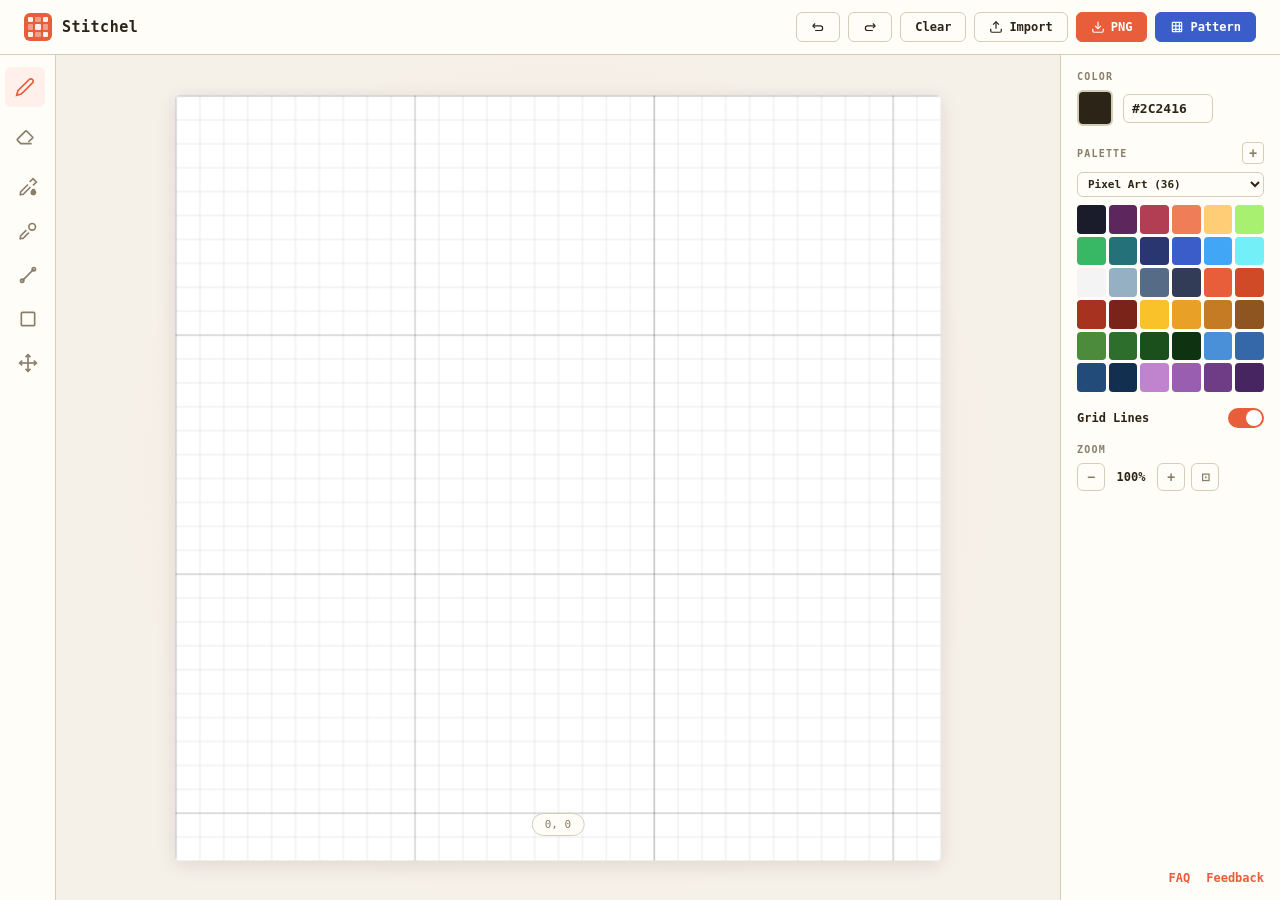
<file: index.html>
<!DOCTYPE html>
<html lang="en">
<head>
<meta charset="UTF-8">
<meta name="viewport" content="width=device-width, initial-scale=1.0">
<title>Stitchel</title>
<meta name="description" content="Turn any photo into a printable cross stitch or pixel art pattern. Import an image, auto-map colors to DMC floss, track your stitching progress, and export a PDF chart. Free, no signup, works in your browser.">
<meta name="keywords" content="cross stitch pattern maker, photo to cross stitch, image to pattern, DMC floss converter, pixel art maker, free cross stitch generator">
<meta name="google-site-verification" content="VERUnyyRQrPwg0QoD8r3z0MfVWpDPePiM0_RYKHefzI" />
<link rel="canonical" href="https://stitchel.github.io/Stitchel/">

<!-- Social sharing (link previews on Reddit/X/Facebook) -->
<meta property="og:title" content="Stitchel — Free Photo to Cross Stitch Pattern Maker">
<meta property="og:description" content="Turn any photo into a printable cross stitch pattern mapped to DMC floss. Free, no signup, in-browser.">
<meta property="og:type" content="website">
<meta property="og:url" content="https://stitchel.github.io/Stitchel/">
<meta property="og:image" content="https://stitchel.github.io/Stitchel/preview.png">
<meta name="twitter:card" content="summary_large_image">

<script>
(function() {
  var ua = navigator.userAgent || '';
  var isPhoneUa = /Mobi|iPhone|iPod|Android.*Mobile|Windows Phone/i.test(ua);
  var isNarrowPhone = window.innerWidth <= 768 && window.innerHeight <= 1024;
  if (isPhoneUa || (window.matchMedia('(pointer: coarse)').matches && isNarrowPhone && navigator.maxTouchPoints > 1 && !/iPad|Tablet/i.test(ua))) {
    location.replace('mobile.html' + location.search + location.hash);
  }
})();
</script>
<link rel="icon" href="favicon.svg" type="image/svg+xml">
<link rel="shortcut icon" href="favicon.svg" type="image/svg+xml">
<link rel="stylesheet" href="css/styles.css?v=16">
<!-- Cloudflare Web Analytics --><script type='module' src='https://static.cloudflareinsights.com/beacon.min.js' data-cf-beacon='{"token": "4c5838511daa4ce89d2e8e75bbe4fe32"}'></script><!-- End Cloudflare Web Analytics -->
</head>
<body>
<header>
  <div class="logo">
    <div class="logo-icon"><span></span><span></span><span></span><span></span><span></span><span></span><span></span><span></span><span></span></div>
    Stitchel
  </div>
  <div class="header-actions">
    <button class="btn" id="undoBtn" title="Undo">
      <svg viewBox="0 0 24 24" fill="none" stroke="currentColor" stroke-width="2"><path d="M3 10h13a4 4 0 0 1 0 8H7"/><path d="M3 10l4-4M3 10l4 4"/></svg>
    </button>
    <button class="btn" id="redoBtn" title="Redo">
      <svg viewBox="0 0 24 24" fill="none" stroke="currentColor" stroke-width="2"><path d="M21 10H8a4 4 0 0 0 0 8h9"/><path d="M21 10l-4-4M21 10l-4 4"/></svg>
    </button>
    <button class="btn" id="clearBtn">Clear</button>
    <button class="btn" id="importBtn">
      <svg viewBox="0 0 24 24" fill="none" stroke="currentColor" stroke-width="2"><path d="M21 15v4a2 2 0 0 1-2 2H5a2 2 0 0 1-2-2v-4"/><polyline points="17 8 12 3 7 8"/><line x1="12" y1="3" x2="12" y2="15"/></svg>
      Import
    </button>
    <input type="file" id="importFile" accept="image/*,.heic,.heif">
    <button class="btn btn-accent" id="exportBtn">
      <svg viewBox="0 0 24 24" fill="none" stroke="currentColor" stroke-width="2"><path d="M21 15v4a2 2 0 0 1-2 2H5a2 2 0 0 1-2-2v-4"/><polyline points="7 10 12 15 17 10"/><line x1="12" y1="15" x2="12" y2="3"/></svg>
      PNG
    </button>
    <button class="btn btn-accent" id="exportPatternBtn" style="background:#3b5dc9;border-color:#3b5dc9">
      <svg viewBox="0 0 24 24" fill="none" stroke="currentColor" stroke-width="2"><rect x="4" y="4" width="16" height="16" rx="1"/><line x1="4" y1="10" x2="20" y2="10"/><line x1="4" y1="16" x2="20" y2="16"/><line x1="10" y1="4" x2="10" y2="20"/><line x1="16" y1="4" x2="16" y2="20"/></svg>
      Pattern
    </button>
    <button class="btn pattern-mode-action" id="exitPatternBtn" style="display:none">Back to editor</button>
    <button class="btn btn-accent pattern-mode-action" id="savePatternBtn" style="display:none;background:#3b5dc9;border-color:#3b5dc9">Save as PDF</button>
  </div>
</header>

<div class="main-layout">
  <div class="toolbar" id="toolbar">
    <div class="tool-menu-wrap">
      <button class="tool-btn active" data-tool="pencil">
        <svg viewBox="0 0 24 24" fill="none" stroke="currentColor" stroke-width="2"><path d="M17 3a2.828 2.828 0 1 1 4 4L7.5 20.5 2 22l1.5-5.5L17 3z"/></svg>
        <span class="tooltip">Pencil <span class="shortcut-hint">B</span></span>
      </button>
      <div class="brush-size-menu" aria-label="Pencil size">
        <button class="brush-size-btn active" data-size="1" data-brush-tool="pencil" title="1 pixel"><span class="brush-dot" style="width:4px;height:4px"></span></button>
        <button class="brush-size-btn" data-size="2" data-brush-tool="pencil" title="2 pixels"><span class="brush-dot" style="width:8px;height:8px"></span></button>
        <button class="brush-size-btn" data-size="3" data-brush-tool="pencil" title="3 pixels"><span class="brush-dot" style="width:12px;height:12px"></span></button>
        <button class="brush-size-btn" data-size="4" data-brush-tool="pencil" title="4 pixels"><span class="brush-dot" style="width:16px;height:16px"></span></button>
      </div>
    </div>
    <div class="tool-menu-wrap">
      <button class="tool-btn" data-tool="eraser">
        <svg viewBox="0 0 24 24" fill="none" stroke="currentColor" stroke-width="2"><path d="M20 20H7L3 16a1 1 0 0 1 0-1.4l9.6-9.6a1 1 0 0 1 1.4 0l7 7a1 1 0 0 1 0 1.4L16 18"/></svg>
        <span class="tooltip">Eraser <span class="shortcut-hint">E</span></span>
      </button>
      <div class="brush-size-menu" aria-label="Eraser size">
        <button class="brush-size-btn active" data-size="1" data-brush-tool="eraser" title="1 pixel"><span class="brush-dot" style="width:4px;height:4px"></span></button>
        <button class="brush-size-btn" data-size="2" data-brush-tool="eraser" title="2 pixels"><span class="brush-dot" style="width:8px;height:8px"></span></button>
        <button class="brush-size-btn" data-size="3" data-brush-tool="eraser" title="3 pixels"><span class="brush-dot" style="width:12px;height:12px"></span></button>
        <button class="brush-size-btn" data-size="4" data-brush-tool="eraser" title="4 pixels"><span class="brush-dot" style="width:16px;height:16px"></span></button>
      </div>
    </div>
    <button class="tool-btn" data-tool="fill">
      <svg viewBox="0 0 24 24" fill="none" stroke="currentColor" stroke-width="2"><path d="M2 22l1-1h3l9-9"/><path d="M3 21v-3l9-9"/><path d="M14 6l4-4 4 4-4 4"/><path d="M19 15c1 1 2 2 2 3.5a2.5 2.5 0 0 1-5 0c0-1.5 1-2.5 2-3.5z" fill="currentColor"/></svg>
      <span class="tooltip">Fill <span class="shortcut-hint">G</span></span>
    </button>
    <button class="tool-btn" data-tool="eyedropper">
      <svg viewBox="0 0 24 24" fill="none" stroke="currentColor" stroke-width="2"><path d="M2 22l1-1h3l7-7"/><path d="M3 21v-3l7-7"/><circle cx="17" cy="7" r="4"/></svg>
      <span class="tooltip">Eyedropper <span class="shortcut-hint">I</span></span>
    </button>
    <button class="tool-btn" data-tool="line">
      <svg viewBox="0 0 24 24" fill="none" stroke="currentColor" stroke-width="2"><line x1="5" y1="19" x2="19" y2="5"/><circle cx="5" cy="19" r="2"/><circle cx="19" cy="5" r="2"/></svg>
      <span class="tooltip">Line <span class="shortcut-hint">L</span></span>
    </button>
    <button class="tool-btn" data-tool="rect">
      <svg viewBox="0 0 24 24" fill="none" stroke="currentColor" stroke-width="2"><rect x="4" y="4" width="16" height="16" rx="1"/></svg>
      <span class="tooltip">Rectangle <span class="shortcut-hint">R</span></span>
    </button>
    <button class="tool-btn" data-tool="move">
      <svg viewBox="0 0 24 24" fill="none" stroke="currentColor" stroke-width="2"><polyline points="5 9 2 12 5 15"/><polyline points="9 5 12 2 15 5"/><polyline points="15 19 12 22 9 19"/><polyline points="19 9 22 12 19 15"/><line x1="2" y1="12" x2="22" y2="12"/><line x1="12" y1="2" x2="12" y2="22"/></svg>
      <span class="tooltip">Move <span class="shortcut-hint">M</span></span>
    </button>
  </div>

  <div class="canvas-area" id="canvasArea">
    <div class="canvas-wrapper" id="canvasWrapper">
      <canvas id="pixelCanvas"></canvas>
    </div>
    <div class="coords-bar" id="coordsBar">0, 0</div>
  </div>

  <div class="sidebar">
    <div class="panel">
      <div class="panel-title">Color</div>
      <div class="color-current">
        <div class="color-preview" id="colorPreview">
          <div class="color-preview-fg" id="colorPreviewFg"></div>
          <input type="color" id="colorInput" value="#2C2416">
        </div>
        <input type="text" class="color-hex" id="colorHex" value="#2C2416" maxlength="7">
      </div>
    </div>

    <div class="panel">
      <div class="palette-header">
        <div class="panel-title">Palette</div>
        <div class="palette-actions">
          <button class="palette-action-btn" id="editPaletteBtn" title="Edit palette" style="display:none;font-size:12px">&#9998;</button>
          <button class="palette-action-btn" id="addPaletteBtn" title="New custom palette">+</button>
          <button class="palette-action-btn danger" id="delPaletteBtn" title="Delete palette" style="display:none">×</button>
        </div>
      </div>
      <select class="palette-select" id="paletteSelect">
        <option value="default">Pixel Art (36)</option>
        <option value="dmc">DMC Thread (48)</option>
      </select>
      <div class="palette-grid" id="paletteGrid"></div>
    </div>

    <div class="panel">
      <div class="toggle-row">
        <span>Grid Lines</span>
        <button class="toggle on" id="gridToggle"></button>
      </div>
    </div>

    <div class="panel">
      <div class="panel-title">Zoom</div>
      <div class="zoom-controls">
        <button class="zoom-btn" id="zoomOut">−</button>
        <span class="zoom-label" id="zoomLabel">100%</span>
        <button class="zoom-btn" id="zoomIn">+</button>
        <button class="zoom-btn" id="zoomFit" title="Fit" style="font-size:11px">⊡</button>
      </div>
    </div>

    <div class="panel" id="stitchPanel" style="display:none">
      <div class="palette-header">
        <div class="panel-title">Stitch Tracker</div>
        <div class="stitch-progress" id="stitchProgress">0/0</div>
      </div>
      <div class="stitch-tracker" id="stitchTracker"></div>
    </div>
    <div class="sidebar-links">
      <a class="feedback-link" href="faq.html">FAQ</a>
      <a class="feedback-link" id="feedbackBtn" href="https://forms.gle/QWTj73jkuHEevi5r8" target="_blank" rel="noopener noreferrer">Feedback</a>
    </div>
  </div>
</div>

<div class="import-modal-overlay" id="paletteOverlay">
  <div class="import-modal">
    <h3 id="paletteModalTitle">Own Palette</h3>
    <div class="custom-palette-editor">
      <input type="text" class="custom-palette-name" id="customPaletteName" placeholder="Own palette" maxlength="30">
      <div class="import-option" style="margin-bottom:2px">
        <span>Add by</span>
        <select id="colorMode" style="font-family:inherit;font-size:11px;font-weight:600;padding:3px 6px;border:1px solid var(--border);border-radius:var(--radius-sm);background:var(--surface);color:var(--text);">
          <option value="dmc">DMC Number</option>
          <option value="hex">Hex Color</option>
        </select>
      </div>
      <div class="custom-color-row" id="dmcInputRow">
        <input type="text" class="custom-color-hex" id="dmcNumberInput" placeholder="DMC Number" maxlength="10" style="width:110px">
        <div id="dmcPreviewSwatch" style="width:28px;height:28px;border-radius:4px;border:2px solid var(--border);background:#ccc;flex-shrink:0"></div>
        <button class="btn" id="addDmcBtn" style="padding:5px 10px;font-size:11px">Add</button>
      </div>
      <div class="custom-color-row" id="hexInputRow" style="display:none">
        <input type="color" class="custom-color-input" id="customColorPicker" value="#E85D3A">
        <input type="text" class="custom-color-hex" id="customColorHex" value="#E85D3A" maxlength="7">
        <button class="btn" id="addColorBtn" style="padding:5px 10px;font-size:11px">Add</button>
      </div>
      <div class="custom-palette-swatches" id="customSwatches">
        <span class="custom-empty-msg">Add DMC numbers to build your palette</span>
      </div>
    </div>
    <div class="import-actions">
      <button class="btn" id="paletteCancel">Cancel</button>
      <button class="btn btn-accent" id="paletteSave">Save Palette</button>
    </div>
  </div>
</div>

<div class="import-modal-overlay" id="importOverlay">
  <div class="import-modal">
    <h3>Import Image</h3>
    <div class="import-preview-wrap">
      <canvas id="importPreview"></canvas>
    </div>
    <div class="import-option">
      <span>Snap to palette</span>
      <button class="toggle on" id="snapToggle"></button>
    </div>
    <div class="import-option">
      <span>Keep original ratio</span>
      <button class="toggle" id="ratioToggle"></button>
    </div>
    <div class="import-option import-size-option">
      <span class="import-size-label"><span id="importSizeLabel">Image size</span> <span class="import-size-count" id="importSizeCount">32 × 32</span></span>
      <div class="import-size-control">
        <input type="range" class="grid-slider import-size-slider" id="importSize" min="16" max="600" step="1" value="32" aria-label="Import canvas size">
        <input type="number" id="importSizeValue" min="16" max="600" step="1" value="32" aria-label="Import canvas size value">
      </div>
    </div>
    <div class="import-actions">
      <button class="btn" id="importCancel">Cancel</button>
      <button class="btn btn-accent" id="importConfirm">Pixelate</button>
    </div>
  </div>
</div>

<script src="js/palettes.js"></script>
<script src="js/app.js?v=22"></script>
</body>
</html>
</file>
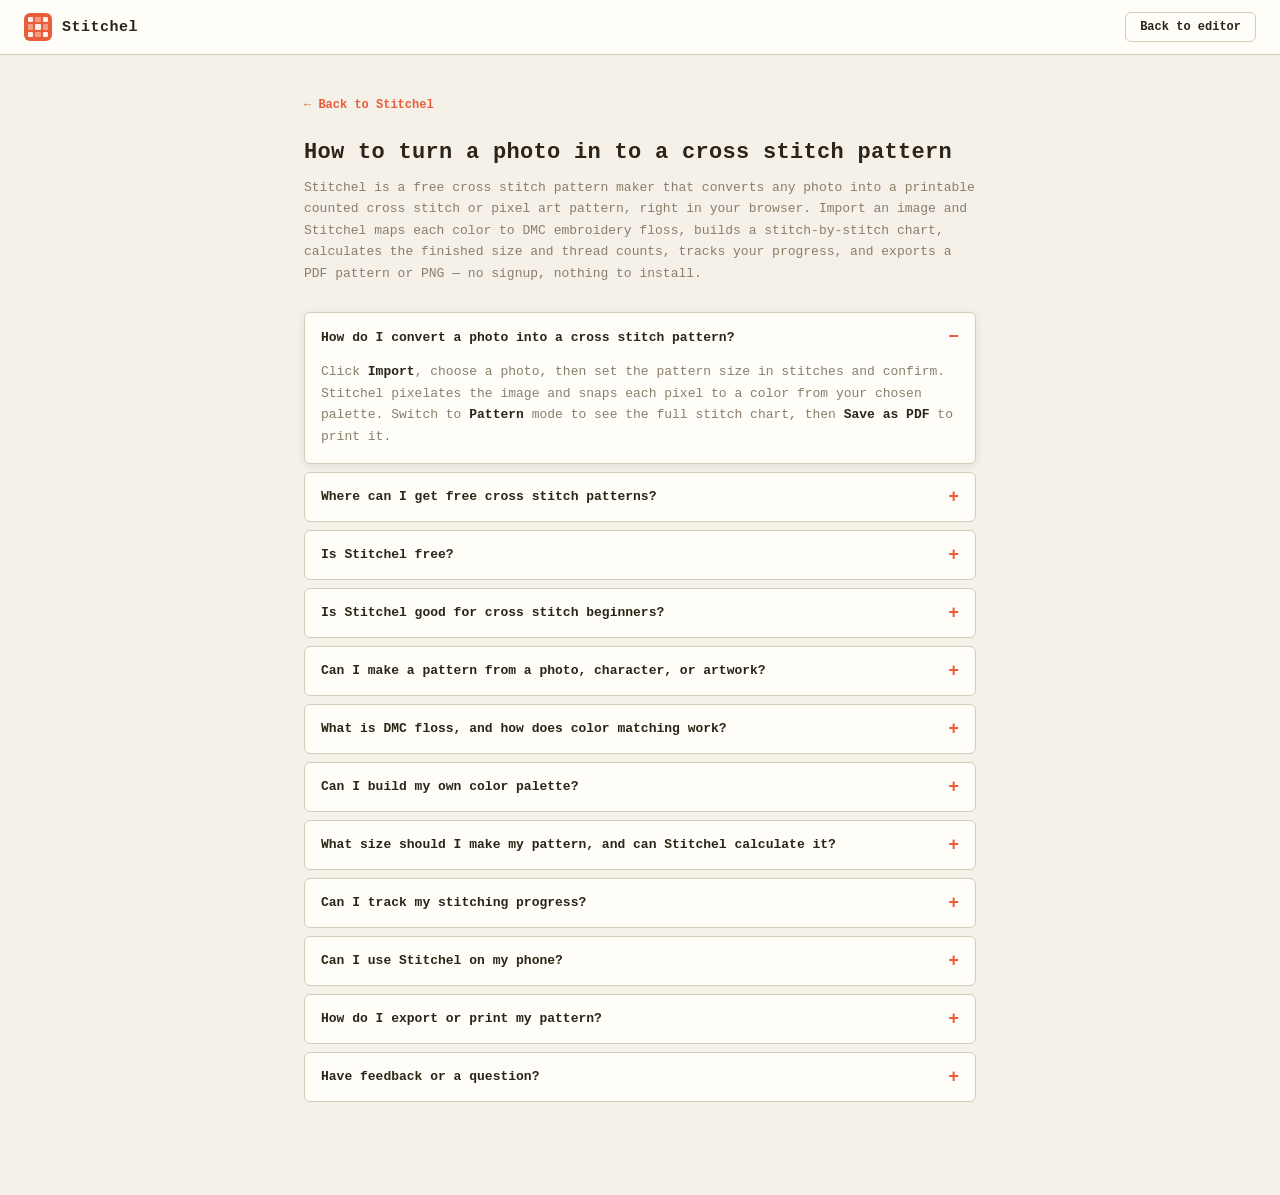
<file: faq.html>
<!DOCTYPE html>
<html lang="en">
<head>
<meta charset="UTF-8">
<meta name="viewport" content="width=device-width, initial-scale=1.0">
<title>Stitchel FAQ — Free Cross Stitch Pattern Maker: Photo to Pattern</title>
<meta name="description" content="Frequently asked questions about Stitchel, the free cross stitch pattern maker that turns any photo into a printable counted cross stitch or pixel art pattern mapped to DMC floss. Great for beginners. Learn how to import, size, and export your pattern.">
<link rel="canonical" href="https://stitchel.github.io/Stitchel/faq.html">
<meta property="og:title" content="Stitchel FAQ — Free Photo to Cross Stitch Pattern Maker">
<meta property="og:description" content="How to turn a photo into a free printable cross stitch pattern with Stitchel. No signup, in-browser, beginner-friendly, DMC floss matching.">
<meta property="og:type" content="website">
<meta property="og:url" content="https://stitchel.github.io/Stitchel/faq.html">
<link rel="icon" href="favicon.svg" type="image/svg+xml">
<link rel="stylesheet" href="css/styles.css?v=16">
<style>
  /* Page-specific: FAQ is a normal scrolling document, not the full-viewport app */
  body { height: auto; min-height: 100vh; overflow: auto; }
  .faq-wrap { max-width: 720px; margin: 0 auto; padding: 40px 24px 72px; }
  .faq-back { display: inline-flex; align-items: center; gap: 6px; color: var(--accent); text-decoration: none; font-size: 12px; font-weight: 700; margin-bottom: 28px; }
  .faq-back:hover { color: var(--accent-hover); }
  .header-actions .btn { text-decoration: none; }
  .faq-title { font-size: 22px; font-weight: 700; color: var(--text); margin-bottom: 12px; letter-spacing: 0.3px; }
  .faq-intro { color: var(--text-muted); line-height: 1.65; font-size: 13px; margin-bottom: 28px; }
  .faq-item { border: 1px solid var(--border); border-radius: var(--radius-sm); background: var(--surface); margin-bottom: 8px; overflow: hidden; }
  .faq-item summary { cursor: pointer; padding: 14px 16px; font-size: 13px; font-weight: 700; color: var(--text); list-style: none; display: flex; justify-content: space-between; align-items: center; gap: 12px; }
  .faq-item summary::-webkit-details-marker { display: none; }
  .faq-item summary::after { content: "+"; color: var(--accent); font-size: 18px; font-weight: 700; flex-shrink: 0; }
  .faq-item[open] summary::after { content: "−"; }
  .faq-item[open] { box-shadow: var(--shadow); }
  .faq-answer { padding: 0 16px 16px; color: var(--text-muted); line-height: 1.65; font-size: 13px; }
  .faq-answer strong { color: var(--text); font-weight: 700; }
</style>
</head>
<body>
<header>
  <div class="logo">
    <div class="logo-icon"><span></span><span></span><span></span><span></span><span></span><span></span><span></span><span></span><span></span></div>
    Stitchel
  </div>
  <div class="header-actions">
    <a class="btn" href="index.html">Back to editor</a>
  </div>
</header>

<main class="faq-wrap">
  <a class="faq-back" href="index.html">← Back to Stitchel</a>
  <h1 class="faq-title">How to turn a photo in to a cross stitch pattern</h1>
  <p class="faq-intro">
    Stitchel is a free cross stitch pattern maker that converts any photo into a printable
    counted cross stitch or pixel art pattern, right in your browser. Import an image and
    Stitchel maps each color to DMC embroidery floss, builds a stitch-by-stitch chart,
    calculates the finished size and thread counts, tracks your progress, and exports a PDF
    pattern or PNG — no signup, nothing to install.
  </p>

  <details class="faq-item" open>
    <summary>How do I convert a photo into a cross stitch pattern?</summary>
    <div class="faq-answer">
      Click <strong>Import</strong>, choose a photo, then set the pattern size in stitches
      and confirm. Stitchel pixelates the image and snaps each pixel to a color from your
      chosen palette. Switch to <strong>Pattern</strong> mode to see the full stitch chart,
      then <strong>Save as PDF</strong> to print it.
    </div>
  </details>

  <details class="faq-item">
    <summary>Where can I get free cross stitch patterns?</summary>
    <div class="faq-answer">
      Make your own for free. Instead of hunting for free cross stitch patterns online,
      turn any photo you already have into a printable pattern with Stitchel — no purchase,
      no subscription, and no signup. Every pattern you create is free to download as a PDF
      or PNG.
    </div>
  </details>

  <details class="faq-item">
    <summary>Is Stitchel free?</summary>
    <div class="faq-answer">
      Yes. Stitchel is completely free with no account or signup required. It runs entirely
      in your browser, so your photos never leave your device.
    </div>
  </details>

  <details class="faq-item">
    <summary>Is Stitchel good for cross stitch beginners?</summary>
    <div class="faq-answer">
      Yes. Stitchel is a beginner-friendly way to start counted cross stitch. Begin with a
      small pattern (around 32×32) so it stitches up quickly, use the <strong>DMC Thread</strong>
      palette to get exact floss numbers to buy, and let the built-in
      <strong>Stitch Tracker</strong> keep your place as you learn.
    </div>
  </details>

  <details class="faq-item">
    <summary>Can I make a pattern from a photo, character, or artwork?</summary>
    <div class="faq-answer">
      Yes. Stitchel turns any image into a pattern — a personal photo, a pet, a favorite
      character, or your own artwork. Import the image, pick a size, and Stitchel builds the
      chart automatically. Please only stitch copyrighted characters for your own personal
      use.
    </div>
  </details>

  <details class="faq-item">
    <summary>What is DMC floss, and how does color matching work?</summary>
    <div class="faq-answer">
      DMC is the most widely used brand of cross stitch embroidery thread, with each shade
      identified by a number. Pick the <strong>DMC Thread</strong> palette and Stitchel
      matches every color in your image to the closest real DMC floss number, so you can buy
      the exact threads your pattern needs.
    </div>
  </details>

  <details class="faq-item">
    <summary>Can I build my own color palette?</summary>
    <div class="faq-answer">
      Yes. Click the <strong>+</strong> next to the palette selector to create a custom
      palette. Add colors by DMC number or hex code, name the palette, and reuse it across
      projects.
    </div>
  </details>

  <details class="faq-item">
    <summary>What size should I make my pattern, and can Stitchel calculate it?</summary>
    <div class="faq-answer">
      Size is measured in stitches. Smaller patterns (around 32×32) stitch up quickly and
      suit simple images; larger patterns (100×100 or more) capture more detail but take
      longer. You can set any size between 16 and 600 stitches on import, and Stitchel acts
      as a cross stitch calculator — it works out the finished dimensions and the thread
      count you'll need for each color.
    </div>
  </details>

  <details class="faq-item">
    <summary>Can I track my stitching progress?</summary>
    <div class="faq-answer">
      Yes. In Pattern mode, the built-in <strong>Stitch Tracker</strong> lets you mark
      stitches complete and shows how many remain, so you can pick up where you left off.
    </div>
  </details>

  <details class="faq-item">
    <summary>Can I use Stitchel on my phone?</summary>
    <div class="faq-answer">
      Yes — Stitchel works on mobile for importing a photo and previewing your pattern.
      For the full editor with drawing tools, a computer works best.
    </div>
  </details>

  <details class="faq-item">
    <summary>How do I export or print my pattern?</summary>
    <div class="faq-answer">
      Use <strong>Pattern</strong> then <strong>Save as PDF</strong> for a printable chart
      with a color-to-DMC key, or <strong>PNG</strong> to export the pixel art as an image.
    </div>
  </details>

  <details class="faq-item">
  <summary>Have feedback or a question?</summary>
  <div class="faq-answer">
    We'd love to hear it. Whether you've found a bug, want to request a feature, or
    just have a question about how something works, send it our way through the
    <strong><a href="https://docs.google.com/forms/d/e/1FAIpQLSe4hf3BldM_hMr7b-TSUjwblDpYzKGfjF9lZdkdd1wYcKbIjg/viewform?usp=send_form" target="_blank" rel="noopener noreferrer">feedback form</a></strong>.
    It's the fastest way to reach us.
  </div>
</details>


</main>
</body>
</html>
</file>
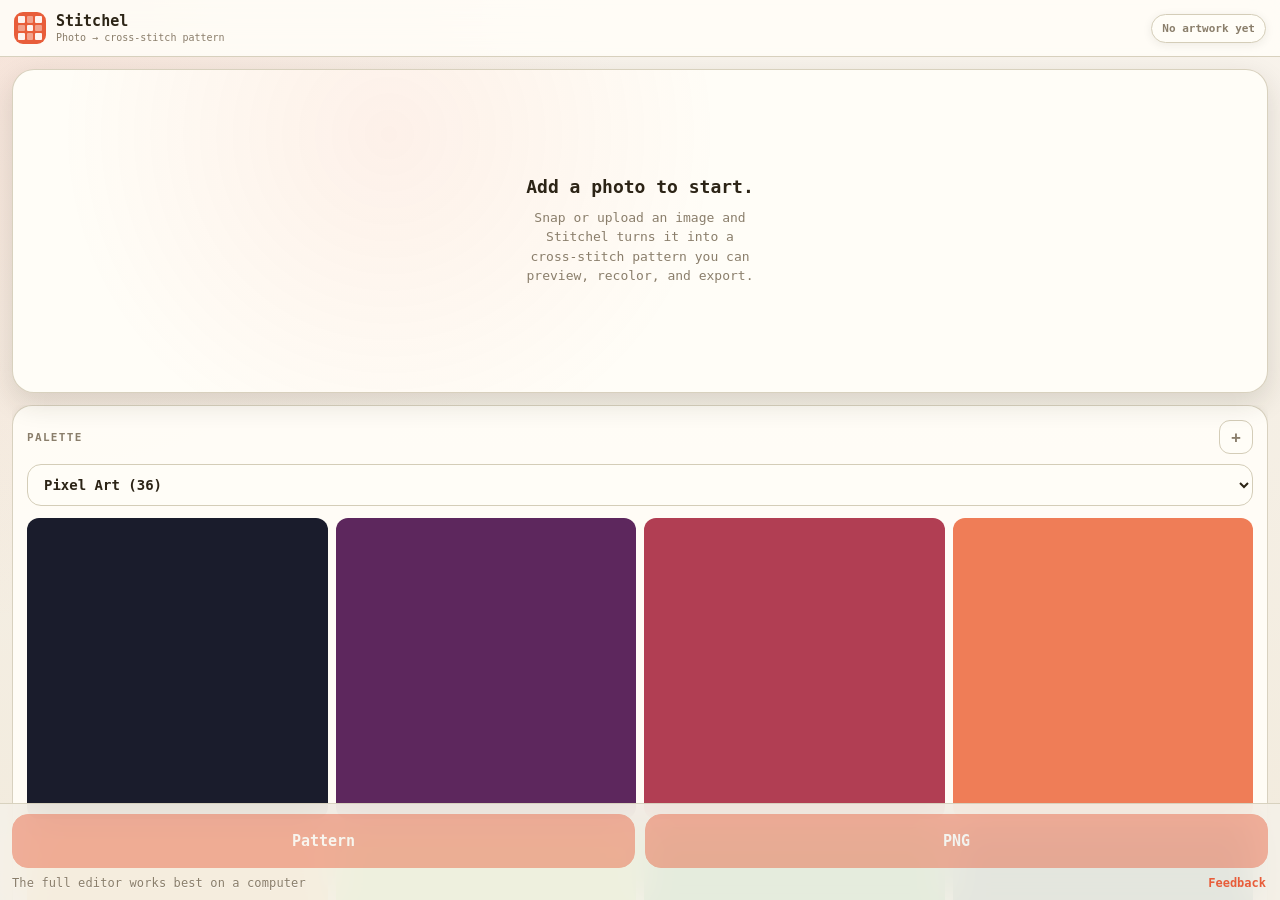
<file: mobile.html>
<!DOCTYPE html>
<html lang="en">
<head>
<meta charset="UTF-8">
<meta name="viewport" content="width=device-width, initial-scale=1.0, viewport-fit=cover">
<meta name="format-detection" content="telephone=no">
<title>Stitchel</title>
<link rel="icon" href="favicon.svg" type="image/svg+xml">
<link rel="shortcut icon" href="favicon.svg" type="image/svg+xml">
<link rel="stylesheet" href="css/mobile.css?v=5">
<!-- Cloudflare Web Analytics --><script type="module" src="https://static.cloudflareinsights.com/beacon.min.js" data-cf-beacon='{"token": "4c5838511daa4ce89d2e8e75bbe4fe32"}'></script><!-- End Cloudflare Web Analytics -->
</head>
<body class="mobile-app">
  <div class="app-shell">
    <header class="app-header">
      <div class="brand">
        <div class="brand-icon"><span></span><span></span><span></span><span></span><span></span><span></span><span></span><span></span><span></span></div>
        <div>
          <div class="brand-name">Stitchel</div>
          <div class="brand-subtitle">Photo → cross-stitch pattern</div>
        </div>
      </div>
      <div class="status-chip" id="statusChip">No artwork yet</div>
    </header>

    <main class="app-main">
      <section class="preview-card" id="previewCard" aria-label="Pattern preview">
        <div class="empty-state" id="emptyState">
          <strong>Add a photo to start.</strong>
          <span>Snap or upload an image and Stitchel turns it into a cross-stitch pattern you can preview, recolor, and export.</span>
        </div>
        <canvas id="previewCanvas"></canvas>
      </section>

      <section class="bottom-sheet" aria-label="Palette and stitch tracker">
        <div class="panel">
          <div class="panel-head">
            <div class="panel-title">Palette</div>
            <div class="palette-actions">
              <button class="palette-action-btn" id="editPaletteBtn" title="Edit palette" style="display:none">✎</button>
              <button class="palette-action-btn" id="addPaletteBtn" title="New palette">+</button>
              <button class="palette-action-btn danger" id="delPaletteBtn" title="Delete palette" style="display:none">×</button>
            </div>
          </div>
          <select class="palette-select" id="paletteSelect">
            <option value="default">Pixel Art (36)</option>
            <option value="dmc">DMC Thread (48)</option>
          </select>
          <div class="palette-grid" id="paletteGrid"></div>
        </div>

        <div class="panel stitch-panel" id="stitchPanel">
          <div class="panel-head">
            <div class="panel-title">Stitch Tracker</div>
            <div class="stitch-progress" id="stitchProgress">0/0</div>
          </div>
          <div class="stitch-tracker" id="stitchTracker"></div>
        </div>
      </section>
    </main>

    <nav class="action-bar" aria-label="Primary actions">
      <div class="action-buttons">
        <button class="btn btn-accent" id="exportPatternBtn" disabled>Pattern</button>
        <button class="btn btn-accent" id="exportBtn" disabled>PNG</button>
      </div>
      <div class="action-footer">
        <div class="editor-note">The full editor works best on a computer</div>
        <a class="mobile-feedback-link" href="https://forms.gle/QWTj73jkuHEevi5r8" target="_blank" rel="noopener noreferrer">Feedback</a>
      </div>
    </nav>
  </div>

  <input type="file" id="importFile" accept="image/*,.heic,.heif">

  <div class="sheet-overlay" id="paletteOverlay" aria-hidden="true">
    <div class="sheet">
      <h3 id="paletteModalTitle">Own palette</h3>
      <div class="custom-palette-editor">
        <input type="text" class="custom-palette-name" id="customPaletteName" placeholder="Own palette" maxlength="30">
        <div class="import-option">
          <span>Add by</span>
          <select id="colorMode" class="sheet-select">
            <option value="dmc">DMC Number</option>
            <option value="hex">Hex Color</option>
          </select>
        </div>
        <div class="custom-color-row" id="dmcInputRow">
          <input type="text" class="custom-color-hex" id="dmcNumberInput" placeholder="DMC Number" maxlength="10">
          <div id="dmcPreviewSwatch" class="dmc-preview"></div>
          <button class="btn" id="addDmcBtn">Add</button>
        </div>
        <div class="custom-color-row" id="hexInputRow" style="display:none">
          <input type="color" class="custom-color-input" id="customColorPicker" value="#E85D3A">
          <input type="text" class="custom-color-hex" id="customColorHex" value="#E85D3A" maxlength="7">
          <button class="btn" id="addColorBtn">Add</button>
        </div>
        <div class="custom-palette-swatches" id="customSwatches">
          <span class="custom-empty-msg">Add DMC numbers or hex colors to build your palette</span>
        </div>
      </div>
      <div class="sheet-actions">
        <button class="btn" id="paletteCancel">Cancel</button>
        <button class="btn btn-accent" id="paletteSave">Save Palette</button>
      </div>
    </div>
  </div>

  <div class="sheet-overlay" id="importOverlay" aria-hidden="true">
    <div class="sheet">
      <h3>Import Image</h3>
      <div class="import-preview-wrap">
        <canvas id="importPreview"></canvas>
      </div>
      <div class="import-option">
        <span>Snap to palette</span>
        <button class="toggle on" id="snapToggle"></button>
      </div>
      <div class="import-option">
        <span>Keep original ratio</span>
        <button class="toggle" id="ratioToggle"></button>
      </div>
      <div class="import-option import-size-option">
        <span class="import-size-label"><span id="importSizeLabel">Image size</span> <span class="import-size-count" id="importSizeCount">32 × 32</span></span>
        <div class="import-size-control">
          <input type="range" class="grid-slider import-size-slider" id="importSize" min="16" max="600" step="1" value="32" aria-label="Import canvas size">
          <input type="number" id="importSizeValue" min="16" max="600" step="1" value="32" aria-label="Import canvas size value">
        </div>
      </div>
      <div class="sheet-actions">
        <button class="btn" id="importCancel">Cancel</button>
        <button class="btn btn-accent" id="importConfirm">Pixelate</button>
      </div>
    </div>
  </div>

  <div class="pattern-overlay" id="patternOverlay" aria-hidden="true">
    <div class="pattern-shell">
      <div class="pattern-topbar">
        <button class="btn" id="exitPatternBtn">Back</button>
        <div class="pattern-title">
          <span>Cross-Stitch Pattern</span>
          <small id="patternMeta">0 × 0 stitches</small>
        </div>
        <button class="btn btn-accent" id="savePatternBtn">Save PDF</button>
      </div>
      <iframe class="pattern-frame" id="patternFrame" title="Cross-Stitch Pattern"></iframe>
    </div>
  </div>

  <script src="js/palettes.js"></script>
<script src="js/mobile-app.js?v=6"></script>
</body>
</html>
</file>
<file: css/styles.css>
:root {
  --bg: #F5F0E8;
  --surface: #FFFDF7;
  --surface-alt: #EDE8DD;
  --border: #D4CDB8;
  --text: #2C2416;
  --text-muted: #8A7E6B;
  --accent: #E85D3A;
  --accent-hover: #D04A28;
  --accent-soft: #FFF0EC;
  --tool-active: #E85D3A;
  --tool-bg: #F5F0E8;
  --shadow: 0 2px 8px rgba(44,36,22,0.08);
  --shadow-lg: 0 4px 20px rgba(44,36,22,0.12);
  --radius: 10px;
  --radius-sm: 6px;
}

* { margin: 0; padding: 0; box-sizing: border-box; }

body {
  font-family: 'SF Mono', 'Fira Code', 'Consolas', monospace;
  background: var(--bg);
  color: var(--text);
  height: 100vh;
  overflow: hidden;
  display: flex;
  flex-direction: column;
}

header {
  display: flex;
  align-items: center;
  justify-content: space-between;
  padding: 12px 24px;
  background: var(--surface);
  border-bottom: 1px solid var(--border);
  flex-shrink: 0;
}

.logo {
  display: flex;
  align-items: center;
  gap: 10px;
  font-size: 15px;
  font-weight: 700;
  letter-spacing: 0.5px;
  color: var(--text);
}

.logo-icon {
  width: 28px; height: 28px;
  background: var(--accent);
  border-radius: 6px;
  display: grid;
  grid-template-columns: repeat(3, 1fr);
  grid-template-rows: repeat(3, 1fr);
  gap: 2px;
  padding: 4px;
}
.logo-icon span {
  background: rgba(255,255,255,0.9);
  border-radius: 1px;
}
.logo-icon span:nth-child(2),
.logo-icon span:nth-child(4),
.logo-icon span:nth-child(6),
.logo-icon span:nth-child(8) { background: rgba(255,255,255,0.4); }

.header-actions {
  display: flex;
  gap: 8px;
  align-items: center;
}

.btn {
  padding: 7px 14px;
  border: 1px solid var(--border);
  border-radius: var(--radius-sm);
  background: var(--surface);
  color: var(--text);
  font-family: inherit;
  font-size: 12px;
  font-weight: 600;
  cursor: pointer;
  transition: all 0.15s;
  display: flex;
  align-items: center;
  gap: 6px;
}
.btn:hover { background: var(--surface-alt); }
.btn-accent {
  background: var(--accent);
  color: white;
  border-color: var(--accent);
}
.btn-accent:hover { background: var(--accent-hover); }
.btn svg { width: 14px; height: 14px; }

.main-layout {
  display: flex;
  flex: 1;
  overflow: hidden;
}

.feedback-link {
  padding: 0;
  color: var(--accent);
  text-decoration: none;
  font-size: 12px;
  font-weight: 700;
  line-height: 1;
  background: transparent;
  border: 0;
}

.feedback-link:hover {
  color: var(--accent-hover);
}

.sidebar-links {
  align-self: flex-end;
  margin-top: auto;
  display: flex;
  gap: 16px;
  align-items: center;
}

.sidebar-links .feedback-link {
  margin-top: 0;
}

body.pattern-mode .feedback-link {
  display: none;
}

body.pattern-mode .sidebar-links {
  display: none;
}

.pattern-frame {
  flex: 1;
  min-width: 0;
  height: 100%;
  border: 0;
  background: #fff;
}

body.pattern-mode .toolbar,
body.pattern-mode .canvas-area,
body.pattern-mode .sidebar {
  display: none;
}

body.pattern-mode .header-actions > :not(.pattern-mode-action) {
  display: none;
}

body.pattern-mode .pattern-mode-action {
  display: flex !important;
}

.toolbar {
  width: 56px;
  background: var(--surface);
  border-right: 1px solid var(--border);
  display: flex;
  flex-direction: column;
  align-items: center;
  padding: 12px 0;
  gap: 4px;
  flex-shrink: 0;
  overflow: visible;
}

.tool-btn {
  width: 40px;
  height: 40px;
  border: none;
  border-radius: var(--radius-sm);
  background: transparent;
  color: var(--text-muted);
  cursor: pointer;
  display: flex;
  align-items: center;
  justify-content: center;
  transition: all 0.15s;
  position: relative;
}
.tool-btn:hover { background: var(--tool-bg); color: var(--text); }
.tool-btn.active {
  background: var(--accent-soft);
  color: var(--tool-active);
}
.tool-btn svg { width: 20px; height: 20px; }
.tool-menu-wrap {
  width: 46px;
  height: 40px;
  position: relative;
  flex: 0 0 46px;
}
.tool-menu-wrap > .tool-btn .tooltip { display: none; }
.brush-size-menu {
  display: none;
  position: absolute;
  left: 40px;
  top: 0;
  margin-left: 0;
  grid-template-columns: repeat(4, 32px);
  gap: 4px;
  padding: 6px;
  background: var(--surface);
  border: 1px solid var(--border);
  border-radius: var(--radius-sm);
  box-shadow: var(--shadow);
  z-index: 120;
}
.tool-menu-wrap:hover .brush-size-menu,
.tool-menu-wrap:focus-within .brush-size-menu {
  display: grid;
}
.tool-sep {
  width: 28px;
  height: 1px;
  background: var(--border);
  margin: 4px 0;
}

.tool-btn .tooltip {
  position: absolute;
  left: 52px;
  background: var(--text);
  color: var(--surface);
  padding: 4px 8px;
  border-radius: 4px;
  font-size: 11px;
  white-space: nowrap;
  pointer-events: none;
  opacity: 0;
  transition: opacity 0.15s;
  z-index: 100;
}
.tool-btn:hover .tooltip { opacity: 1; }

.canvas-area {
  flex: 1;
  display: block;
  overflow: hidden;
  position: relative;
  background:
    radial-gradient(circle at 50% 50%, rgba(232,93,58,0.03) 0%, transparent 70%);
}

.canvas-wrapper {
  position: absolute;
  left: 50%;
  top: 50%;
  box-shadow: var(--shadow-lg);
  border-radius: 4px;
  overflow: hidden;
  transform: translate(-50%, -50%);
  transform-origin: center center;
  will-change: transform;
}

#pixelCanvas {
  display: block;
  cursor: crosshair;
  background: #fff;
  image-rendering: pixelated;
}

.sidebar {
  width: 220px;
  background: var(--surface);
  border-left: 1px solid var(--border);
  padding: 16px;
  display: flex;
  flex-direction: column;
  gap: 16px;
  overflow-y: auto;
  flex-shrink: 0;
}

.panel {
  display: flex;
  flex-direction: column;
  gap: 8px;
}

.panel-title {
  font-size: 10px;
  font-weight: 700;
  text-transform: uppercase;
  letter-spacing: 1.2px;
  color: var(--text-muted);
}

.color-current {
  display: flex;
  align-items: center;
  gap: 10px;
}

.color-preview {
  width: 36px;
  height: 36px;
  border-radius: var(--radius-sm);
  border: 2px solid var(--border);
  cursor: pointer;
  position: relative;
  overflow: hidden;
}
.color-preview-fg {
  width: 100%;
  height: 100%;
}

#colorInput {
  position: absolute;
  top: 0; left: 0;
  width: 100%; height: 100%;
  opacity: 0;
  cursor: pointer;
}

.color-hex {
  font-size: 13px;
  font-weight: 600;
  font-family: inherit;
  color: var(--text);
  background: none;
  border: 1px solid var(--border);
  border-radius: var(--radius-sm);
  padding: 6px 8px;
  width: 90px;
}

.palette-header {
  display: flex;
  align-items: center;
  justify-content: space-between;
}

.palette-select {
  font-family: inherit;
  font-size: 11px;
  font-weight: 600;
  padding: 4px 6px;
  border: 1px solid var(--border);
  border-radius: var(--radius-sm);
  background: var(--surface);
  color: var(--text);
  flex: 1;
  min-width: 0;
}

.palette-actions {
  display: flex;
  gap: 3px;
  margin-left: 6px;
}

.palette-action-btn {
  width: 22px;
  height: 22px;
  border: 1px solid var(--border);
  border-radius: 4px;
  background: var(--surface);
  color: var(--text-muted);
  cursor: pointer;
  display: flex;
  align-items: center;
  justify-content: center;
  font-size: 14px;
  font-weight: 700;
  line-height: 1;
  transition: all 0.15s;
  padding: 0;
}
.palette-action-btn:hover { background: var(--surface-alt); color: var(--text); }
.palette-action-btn.danger:hover { background: #fde8e8; color: #c0392b; }

.palette-swatch {
  position: relative;
}
.palette-swatch .swatch-label {
  position: absolute;
  bottom: calc(100% + 4px);
  left: 50%;
  transform: translateX(-50%);
  background: var(--text);
  color: var(--surface);
  padding: 2px 5px;
  border-radius: 3px;
  font-size: 9px;
  white-space: nowrap;
  pointer-events: none;
  opacity: 0;
  transition: opacity 0.15s;
  z-index: 50;
}
.palette-swatch:hover .swatch-label { opacity: 1; }

.custom-palette-editor {
  display: flex;
  flex-direction: column;
  gap: 12px;
}

.custom-palette-name {
  font-family: inherit;
  font-size: 13px;
  font-weight: 600;
  padding: 6px 8px;
  border: 1px solid var(--border);
  border-radius: var(--radius-sm);
  background: var(--surface);
  color: var(--text);
  width: 100%;
}

.custom-color-row {
  display: flex;
  gap: 6px;
  align-items: center;
}

.custom-color-input {
  width: 32px;
  height: 32px;
  border: 2px solid var(--border);
  border-radius: var(--radius-sm);
  padding: 0;
  cursor: pointer;
  background: none;
}

.custom-color-hex {
  font-family: inherit;
  font-size: 12px;
  font-weight: 600;
  padding: 6px 8px;
  border: 1px solid var(--border);
  border-radius: var(--radius-sm);
  background: var(--surface);
  color: var(--text);
  width: 80px;
}

.custom-palette-swatches {
  display: flex;
  flex-wrap: wrap;
  gap: 10px 8px;
  min-height: 30px;
  padding: 0 0 12px;
  background: transparent;
}

.custom-swatch-item {
  display: flex;
  flex-direction: column;
  align-items: center;
  gap: 4px;
}

.custom-swatch {
  width: 22px;
  height: 22px;
  border-radius: 3px;
  border: 1px solid rgba(0,0,0,0.1);
  cursor: pointer;
  position: relative;
}
.custom-swatch:hover::after {
  content: '×';
  position: absolute;
  inset: 0;
  display: flex;
  align-items: center;
  justify-content: center;
  background: rgba(0,0,0,0.4);
  color: white;
  font-size: 12px;
  font-weight: 700;
  border-radius: 3px;
}

.custom-swatch-label {
  font-size: 8px;
  line-height: 1;
  color: var(--text-muted);
  white-space: nowrap;
  pointer-events: none;
}

.custom-empty-msg {
  font-size: 11px;
  color: var(--text-muted);
  text-align: center;
  padding: 4px;
}

.palette-grid {
  display: grid;
  grid-template-columns: repeat(6, 1fr);
  gap: 3px;
}

.palette-swatch {
  aspect-ratio: 1;
  border-radius: 4px;
  border: 2px solid transparent;
  cursor: pointer;
  transition: all 0.1s;
}
.palette-swatch:hover { transform: scale(1.15); }
.palette-swatch.active { border-color: var(--text); }

.grid-slider {
  flex: 1;
  -webkit-appearance: none;
  appearance: none;
  height: 4px;
  background: var(--border);
  border-radius: 2px;
  outline: none;
}
.grid-slider::-webkit-slider-thumb {
  -webkit-appearance: none;
  width: 14px;
  height: 14px;
  background: var(--accent);
  border-radius: 50%;
  cursor: pointer;
}

.toggle-row {
  display: flex;
  align-items: center;
  justify-content: space-between;
  font-size: 12px;
  font-weight: 600;
}

.toggle {
  width: 36px;
  height: 20px;
  background: var(--border);
  border-radius: 10px;
  border: none;
  cursor: pointer;
  position: relative;
  transition: background 0.2s;
}
.toggle.on { background: var(--accent); }
.toggle::after {
  content: '';
  position: absolute;
  top: 2px;
  left: 2px;
  width: 16px;
  height: 16px;
  background: white;
  border-radius: 50%;
  transition: transform 0.2s;
}
.toggle.on::after { transform: translateX(16px); }

.toolbar .brush-size-btn {
  width: 32px;
  height: 32px;
  flex: 0 0 32px;
  border: 1px solid var(--border);
  border-radius: var(--radius-sm);
  background: var(--surface);
  cursor: pointer;
  display: flex;
  align-items: center;
  justify-content: center;
  transition: all 0.15s;
}
.toolbar .brush-size-btn:hover { background: var(--surface-alt); }
.toolbar .brush-size-btn.active {
  border-color: var(--accent);
  background: var(--accent-soft);
}
.toolbar .brush-dot {
  background: var(--text);
  border-radius: 0;
}

.zoom-controls {
  display: flex;
  align-items: center;
  gap: 6px;
}
.zoom-btn {
  width: 28px;
  height: 28px;
  border: 1px solid var(--border);
  border-radius: var(--radius-sm);
  background: var(--surface);
  cursor: pointer;
  display: flex;
  align-items: center;
  justify-content: center;
  font-size: 14px;
  font-weight: 700;
  color: var(--text-muted);
  transition: all 0.15s;
}
.zoom-btn:hover { background: var(--surface-alt); color: var(--text); }
.zoom-label {
  font-size: 12px;
  font-weight: 600;
  min-width: 40px;
  text-align: center;
}

.layers-panel {
  display: flex;
  flex-direction: column;
  gap: 4px;
}

.coords-bar {
  position: absolute;
  bottom: 12px;
  left: 50%;
  transform: translateX(-50%);
  background: var(--surface);
  padding: 4px 12px;
  border-radius: 20px;
  font-size: 11px;
  color: var(--text-muted);
  border: 1px solid var(--border);
  pointer-events: none;
  z-index: 10;
  margin-bottom: 52px;
}

.shortcut-hint {
  font-size: 10px;
  color: var(--text-muted);
  font-weight: 400;
  opacity: 0.7;
  margin-left: 4px;
}

.import-modal-overlay {
  position: fixed;
  inset: 0;
  background: rgba(44,36,22,0.35);
  display: flex;
  align-items: center;
  justify-content: center;
  z-index: 200;
  opacity: 0;
  pointer-events: none;
  transition: opacity 0.2s;
}
.import-modal-overlay.visible {
  opacity: 1;
  pointer-events: all;
}

.import-modal {
  background: var(--surface);
  border-radius: var(--radius);
  box-shadow: var(--shadow-lg);
  padding: 24px;
  width: min(420px, calc(100vw - 32px));
  display: flex;
  flex-direction: column;
  gap: 16px;
}

.import-modal h3 {
  font-size: 14px;
  font-weight: 700;
}

#paletteOverlay .import-modal {
  width: min(440px, calc(100vw - 32px));
  padding: 30px;
  gap: 18px;
  max-height: calc(100vh - 32px);
  overflow: hidden;
}

#paletteOverlay .import-modal h3 {
  font-size: 18px;
}

#paletteOverlay .custom-palette-editor {
  gap: 14px;
  min-height: 0;
  flex: 1;
}

#paletteOverlay .custom-palette-name,
#paletteOverlay .custom-color-hex,
#paletteOverlay #colorMode {
  font-size: 14px !important;
  padding: 9px 11px !important;
}

#paletteOverlay .custom-palette-name {
  font-size: 15px !important;
}

#paletteOverlay .import-option {
  font-size: 14px;
}

#paletteOverlay .custom-color-row {
  gap: 10px;
}

#paletteOverlay #dmcNumberInput {
  width: 100px !important;
}

#paletteOverlay #dmcPreviewSwatch {
  width: 36px !important;
  height: 36px !important;
}

#paletteOverlay #addDmcBtn,
#paletteOverlay #addColorBtn,
#paletteOverlay .import-actions .btn {
  padding: 9px 16px !important;
  font-size: 14px !important;
}

#paletteOverlay .custom-palette-swatches {
  gap: 10px;
  padding: 12px 2px 14px;
  flex: 1;
  min-height: 120px;
  overflow-y: auto;
  align-content: flex-start;
  border-top: 1px solid var(--border);
  border-bottom: 1px solid var(--border);
}

#paletteOverlay .custom-empty-msg {
  font-size: 13px;
}

#paletteOverlay .custom-swatch {
  width: 30px;
  height: 30px;
}

#paletteOverlay .custom-swatch span {
  bottom: -18px !important;
  font-size: 10px !important;
}

.import-preview-wrap {
  display: flex;
  align-items: center;
  justify-content: center;
  background: var(--surface-alt);
  border-radius: var(--radius-sm);
  padding: 18px;
  min-height: 240px;
}

.import-preview-wrap canvas {
  max-width: 100%;
  max-height: 280px;
  image-rendering: pixelated;
  border-radius: 2px;
  box-shadow: 0 1px 4px rgba(0,0,0,0.1);
}

.import-option {
  display: flex;
  align-items: center;
  justify-content: space-between;
  font-size: 12px;
  font-weight: 600;
}

.import-size-option {
  align-items: stretch;
  flex-direction: column;
  gap: 10px;
}

.import-size-option > span:first-child {
  display: flex;
  align-items: center;
}

.import-size-label {
  display: inline-flex;
  align-items: baseline;
  gap: 4px;
}

.import-size-count {
  color: rgba(138, 126, 107, 0.72);
  font-size: 11px;
  font-weight: 600;
  font-variant-numeric: tabular-nums;
  white-space: nowrap;
}

.import-size-control {
  display: flex;
  align-items: center;
  gap: 8px;
}

.import-size-slider {
  flex: 1;
  min-width: 0;
}

.import-size-control input[type="number"] {
  width: 60px;
  padding: 5px 6px;
  border: 1px solid var(--border);
  border-radius: var(--radius-sm);
  background: var(--surface);
  color: var(--text);
  font-family: inherit;
  font-size: 12px;
  font-weight: 700;
  font-variant-numeric: tabular-nums;
  text-align: right;
}

.import-actions {
  display: flex;
  gap: 8px;
  justify-content: flex-end;
}

#importFile { display: none; }

.stitch-tracker {
  max-height: 200px;
  overflow-y: auto;
  display: flex;
  flex-direction: column;
  gap: 2px;
}

.stitch-row {
  display: flex;
  align-items: center;
  gap: 5px;
  padding: 3px 4px;
  border-radius: 4px;
  cursor: pointer;
  font-size: 11px;
  font-weight: 600;
  transition: background 0.1s;
  user-select: none;
}
.stitch-row:hover { background: var(--surface-alt); }
.stitch-row.done { opacity: 0.4; text-decoration: line-through; }

.stitch-check {
  width: 14px;
  height: 14px;
  border-radius: 3px;
  border: 2px solid var(--border);
  flex-shrink: 0;
  display: flex;
  align-items: center;
  justify-content: center;
  font-size: 9px;
  transition: all 0.15s;
}
.stitch-row.done .stitch-check {
  background: #22c55e;
  border-color: #16a34a;
  color: #fff;
}

.stitch-swatch {
  width: 14px;
  height: 14px;
  border-radius: 3px;
  border: 1px solid rgba(0,0,0,0.15);
  flex-shrink: 0;
}

.stitch-count {
  font-size: 9px;
  color: var(--text-muted);
  margin-left: auto;
}

.stitch-progress {
  font-size: 10px;
  color: var(--text-muted);
  font-weight: 600;
}

@media print {
  header, .toolbar, .sidebar, .coords-bar { display: none; }
  body { background: white; }
  .canvas-area { background: none; }
  .canvas-wrapper { box-shadow: none; }
}
</file>
<file: css/mobile.css>
:root {
  --bg: #F5F0E8;
  --surface: #FFFDF7;
  --surface-alt: #EDE8DD;
  --border: #D4CDB8;
  --text: #2C2416;
  --text-muted: #8A7E6B;
  --accent: #E85D3A;
  --accent-hover: #D04A28;
  --accent-soft: #FFF0EC;
  --tool-active: #E85D3A;
  --tool-bg: #F5F0E8;
  --shadow: 0 2px 10px rgba(44,36,22,0.08);
  --shadow-lg: 0 10px 28px rgba(44,36,22,0.14);
  --radius: 18px;
  --radius-sm: 12px;
}

* { box-sizing: border-box; }
html, body { height: 100%; }
body {
  margin: 0;
  font-family: 'SF Mono', 'Fira Code', 'Consolas', monospace;
  color: var(--text);
  background:
    radial-gradient(circle at top left, rgba(232,93,58,0.10), transparent 40%),
    linear-gradient(180deg, #F8F3EC 0%, #F2EBDD 100%);
  overflow: hidden;
  -webkit-font-smoothing: antialiased;
  text-rendering: optimizeLegibility;
}

.mobile-app {
  min-height: 100dvh;
  padding-top: env(safe-area-inset-top);
  padding-bottom: env(safe-area-inset-bottom);
}

.app-shell {
  height: 100dvh;
  display: flex;
  flex-direction: column;
}

.app-header {
  flex: 0 0 auto;
  display: flex;
  align-items: center;
  justify-content: space-between;
  gap: 12px;
  padding: 12px 14px;
  background: rgba(255,253,247,0.88);
  border-bottom: 1px solid rgba(212,205,184,0.9);
  backdrop-filter: blur(16px);
}

.brand {
  display: flex;
  align-items: center;
  gap: 10px;
  min-width: 0;
}

.brand-icon {
  width: 32px;
  height: 32px;
  background: var(--accent);
  border-radius: 9px;
  display: grid;
  grid-template-columns: repeat(3, 1fr);
  grid-template-rows: repeat(3, 1fr);
  gap: 2px;
  padding: 4px;
  flex-shrink: 0;
}

.brand-icon span {
  background: rgba(255,255,255,0.92);
  border-radius: 1px;
}

.brand-icon span:nth-child(2),
.brand-icon span:nth-child(4),
.brand-icon span:nth-child(6),
.brand-icon span:nth-child(8) {
  background: rgba(255,255,255,0.42);
}

.brand-name {
  font-size: 15px;
  font-weight: 800;
  line-height: 1.1;
}

.brand-subtitle {
  margin-top: 2px;
  font-size: 10px;
  color: var(--text-muted);
  line-height: 1.1;
}

.status-chip {
  flex-shrink: 0;
  padding: 7px 10px;
  border-radius: 999px;
  background: var(--surface);
  border: 1px solid var(--border);
  color: var(--text-muted);
  font-size: 11px;
  font-weight: 700;
  box-shadow: var(--shadow);
}

.app-main {
  flex: 1;
  min-height: 0;
  display: flex;
  flex-direction: column;
  gap: 12px;
  padding: 12px 12px 0;
}

.preview-card {
  position: relative;
  flex: 0 0 auto;
  min-height: 36dvh;
  max-height: 42dvh;
  background:
    radial-gradient(circle at 30% 20%, rgba(232,93,58,0.08), transparent 36%),
    var(--surface);
  border: 1px solid rgba(212,205,184,0.9);
  border-radius: 22px;
  box-shadow: var(--shadow-lg);
  overflow: hidden;
  display: flex;
  align-items: center;
  justify-content: center;
  padding: 12px;
  cursor: pointer;
}

.preview-card:active {
  transform: translateY(1px);
}

#previewCanvas {
  display: none;
  background: #fff;
  border-radius: 10px;
  box-shadow: 0 8px 22px rgba(44,36,22,0.12);
  image-rendering: pixelated;
}

.empty-state {
  position: absolute;
  inset: 0;
  display: flex;
  align-items: center;
  justify-content: center;
  flex-direction: column;
  text-align: center;
  padding: 24px 28px;
  gap: 10px;
  color: var(--text-muted);
  pointer-events: none;
}

.empty-state strong {
  color: var(--text);
  font-size: 18px;
  line-height: 1.2;
}

.empty-state span {
  font-size: 13px;
  line-height: 1.5;
  max-width: 30ch;
}

.bottom-sheet {
  flex: 1;
  min-height: 0;
  overflow-y: auto;
  -webkit-overflow-scrolling: touch;
  padding-bottom: calc(92px + env(safe-area-inset-bottom));
  display: flex;
  flex-direction: column;
  gap: 12px;
}

.panel {
  background: rgba(255,253,247,0.94);
  border: 1px solid rgba(212,205,184,0.9);
  border-radius: 20px;
  box-shadow: var(--shadow);
  padding: 14px;
}

.panel-head {
  display: flex;
  align-items: center;
  justify-content: space-between;
  gap: 10px;
  margin-bottom: 10px;
}

.panel-title {
  font-size: 11px;
  text-transform: uppercase;
  letter-spacing: 0.12em;
  color: var(--text-muted);
  font-weight: 800;
}

.color-current {
  display: flex;
  align-items: center;
  gap: 10px;
}

.color-preview {
  width: 44px;
  height: 44px;
  border-radius: 14px;
  border: 2px solid var(--border);
  cursor: pointer;
  position: relative;
  overflow: hidden;
  flex-shrink: 0;
}

.color-preview-fg {
  width: 100%;
  height: 100%;
}

#colorInput {
  position: absolute;
  inset: 0;
  width: 100%;
  height: 100%;
  opacity: 0;
  cursor: pointer;
}

.color-hex {
  flex: 1;
  min-width: 0;
  font-size: 15px;
  font-weight: 700;
  font-family: inherit;
  color: var(--text);
  background: var(--surface);
  border: 1px solid var(--border);
  border-radius: 14px;
  padding: 12px 12px;
}

.palette-select,
.sheet-select {
  width: 100%;
  font-family: inherit;
  font-size: 14px;
  font-weight: 700;
  padding: 11px 12px;
  border: 1px solid var(--border);
  border-radius: 14px;
  background: var(--surface);
  color: var(--text);
}

.palette-actions {
  display: flex;
  gap: 6px;
}

.palette-action-btn {
  width: 34px;
  height: 34px;
  border: 1px solid var(--border);
  border-radius: 11px;
  background: var(--surface);
  color: var(--text-muted);
  cursor: pointer;
  display: flex;
  align-items: center;
  justify-content: center;
  font-size: 17px;
  font-weight: 800;
  line-height: 1;
  padding: 0;
}

.palette-action-btn.danger:hover {
  background: #fde8e8;
  color: #c0392b;
}

.palette-grid {
  display: grid;
  grid-template-columns: repeat(4, minmax(0, 1fr));
  gap: 8px;
  margin-top: 12px;
}

.palette-swatch {
  aspect-ratio: 1;
  border-radius: 12px;
  border: 2px solid transparent;
  cursor: pointer;
  position: relative;
  overflow: hidden;
  transition: transform 0.12s ease, border-color 0.12s ease;
}

.palette-swatch:hover,
.palette-swatch.active {
  border-color: var(--text);
}

.palette-swatch:active {
  transform: scale(0.95);
}

.palette-swatch .swatch-label {
  position: absolute;
  inset: auto 0 4px 0;
  margin: 0 auto;
  width: fit-content;
  background: rgba(44,36,22,0.88);
  color: #fff;
  padding: 2px 5px;
  border-radius: 4px;
  font-size: 8px;
  font-weight: 700;
  pointer-events: none;
}

.stitch-panel {
  padding-bottom: 10px;
}

.stitch-progress {
  font-size: 12px;
  color: var(--text-muted);
  font-weight: 700;
}

.stitch-tracker {
  max-height: 32dvh;
  overflow-y: auto;
  display: grid;
  grid-template-columns: repeat(2, minmax(0, 1fr));
  gap: 6px;
  padding-right: 2px;
}
.tracker-empty,
.custom-empty-msg {
  font-size: 13px;
  color: var(--text-muted);
  text-align: center;
  padding: 14px 10px;
}

.stitch-row {
  display: flex;
  align-items: center;
  gap: 8px;
  padding: 10px 10px;
  border-radius: 14px;
  cursor: pointer;
  font-size: 13px;
  font-weight: 700;
  transition: background 0.12s ease, opacity 0.12s ease;
  user-select: none;
  background: rgba(245,240,232,0.45);
}

.stitch-row:hover {
  background: var(--surface-alt);
}

.stitch-row.done {
  opacity: 0.44;
  text-decoration: line-through;
}

.stitch-check {
  width: 18px;
  height: 18px;
  border-radius: 6px;
  border: 2px solid var(--border);
  flex-shrink: 0;
  display: flex;
  align-items: center;
  justify-content: center;
  font-size: 11px;
  transition: all 0.15s;
}

.stitch-row.done .stitch-check {
  background: #22c55e;
  border-color: #16a34a;
  color: #fff;
}

.stitch-swatch {
  width: 18px;
  height: 18px;
  border-radius: 6px;
  border: 1px solid rgba(0,0,0,0.14);
  flex-shrink: 0;
}

.stitch-count {
  font-size: 11px;
  color: var(--text-muted);
  margin-left: auto;
  font-variant-numeric: tabular-nums;
}

.action-bar {
  position: fixed;
  left: 0;
  right: 0;
  bottom: 0;
  z-index: 160;
  padding: 10px 12px calc(10px + env(safe-area-inset-bottom));
  display: flex;
  flex-direction: column;
  gap: 8px;
  background: rgba(245,240,232,0.92);
  border-top: 1px solid rgba(212,205,184,0.85);
  backdrop-filter: blur(16px);
}

.action-buttons {
  display: grid;
  grid-template-columns: repeat(2, minmax(0, 1fr));
  gap: 10px;
}

.action-footer {
  display: flex;
  align-items: center;
  justify-content: space-between;
  gap: 12px;
}

.editor-note {
  text-align: center;
  color: var(--text-muted);
  font-size: 12px;
  font-weight: 400;
  letter-spacing: 0.01em;
  pointer-events: none;
  text-shadow: 0 1px 0 rgba(255,255,255,0.55);
}

.mobile-feedback-link {
  flex-shrink: 0;
  color: var(--accent);
  text-decoration: none;
  font-size: 12px;
  font-weight: 700;
  line-height: 1;
  padding: 0 2px;
}

.mobile-feedback-link:hover {
  color: var(--accent-hover);
}

.btn {
  height: 54px;
  border: 1px solid var(--border);
  border-radius: 16px;
  background: var(--surface);
  color: var(--text);
  font-family: inherit;
  font-size: 15px;
  font-weight: 800;
  cursor: pointer;
  transition: transform 0.12s ease, background 0.15s ease, opacity 0.15s ease;
  display: flex;
  align-items: center;
  justify-content: center;
  gap: 8px;
  touch-action: manipulation;
}

.btn:active {
  transform: translateY(1px);
}

.btn:disabled {
  opacity: 0.45;
  cursor: not-allowed;
}

.btn:hover {
  background: var(--surface-alt);
}

.btn-accent {
  background: var(--accent);
  color: #fff;
  border-color: var(--accent);
}

.btn-accent:hover {
  background: var(--accent-hover);
}

#importFile {
  display: none;
}

.sheet-overlay {
  position: fixed;
  inset: 0;
  display: none;
  align-items: flex-end;
  justify-content: center;
  padding: 12px 12px calc(12px + env(safe-area-inset-bottom));
  background: rgba(44,36,22,0.42);
  backdrop-filter: blur(8px);
  z-index: 220;
}

.sheet-overlay.visible {
  display: flex;
}

.sheet {
  width: min(100%, 540px);
  max-height: 92dvh;
  overflow-y: auto;
  -webkit-overflow-scrolling: touch;
  background: var(--surface);
  border-radius: 26px 26px 18px 18px;
  box-shadow: var(--shadow-lg);
  border: 1px solid rgba(212,205,184,0.75);
  padding: 18px;
  display: flex;
  flex-direction: column;
  gap: 14px;
}

.sheet h3 {
  font-size: 18px;
  font-weight: 800;
  margin: 0;
}

.sheet-actions {
  display: flex;
  gap: 10px;
  justify-content: flex-end;
}

.sheet-actions .btn {
  height: 50px;
  flex: 1;
}

.import-preview-wrap {
  display: flex;
  align-items: center;
  justify-content: center;
  background: var(--surface-alt);
  border-radius: 18px;
  padding: 16px;
  min-height: 220px;
  overflow: hidden;
}

.import-preview-wrap canvas {
  max-width: 100%;
  max-height: 280px;
  image-rendering: pixelated;
  border-radius: 8px;
  box-shadow: 0 1px 4px rgba(0,0,0,0.12);
}

.import-option {
  display: flex;
  align-items: center;
  justify-content: space-between;
  gap: 12px;
  font-size: 14px;
  font-weight: 700;
}

.import-size-option {
  align-items: stretch;
  flex-direction: column;
  gap: 10px;
}

.import-size-label {
  display: inline-flex;
  align-items: baseline;
  gap: 6px;
}

.import-size-count {
  color: var(--text-muted);
  font-size: 12px;
  font-variant-numeric: tabular-nums;
}

.import-size-control {
  display: flex;
  align-items: center;
  gap: 10px;
}

.import-size-slider {
  flex: 1;
  min-width: 0;
}

.import-size-control input[type="number"] {
  width: 68px;
  padding: 10px 8px;
  border: 1px solid var(--border);
  border-radius: 14px;
  background: var(--surface);
  color: var(--text);
  font-family: inherit;
  font-size: 14px;
  font-weight: 800;
  font-variant-numeric: tabular-nums;
  text-align: right;
}

.toggle {
  width: 52px;
  height: 30px;
  background: var(--border);
  border-radius: 999px;
  border: none;
  cursor: pointer;
  position: relative;
  transition: background 0.2s;
  flex-shrink: 0;
}

.toggle.on { background: var(--accent); }

.toggle::after {
  content: '';
  position: absolute;
  top: 3px;
  left: 3px;
  width: 24px;
  height: 24px;
  background: white;
  border-radius: 50%;
  transition: transform 0.2s;
}

.toggle.on::after {
  transform: translateX(22px);
}

.custom-palette-editor {
  display: flex;
  flex-direction: column;
  gap: 12px;
  min-height: 0;
}

.custom-palette-name,
.custom-color-hex {
  font-family: inherit;
  font-size: 14px;
  font-weight: 700;
  padding: 11px 12px;
  border: 1px solid var(--border);
  border-radius: 14px;
  background: var(--surface);
  color: var(--text);
  width: 100%;
}

.custom-color-row {
  display: flex;
  gap: 8px;
  align-items: center;
}

.custom-color-input {
  width: 42px;
  height: 42px;
  border: 2px solid var(--border);
  border-radius: 14px;
  padding: 0;
  cursor: pointer;
  background: none;
  flex-shrink: 0;
}

.dmc-preview {
  width: 42px;
  height: 42px;
  border-radius: 14px;
  border: 2px solid var(--border);
  flex-shrink: 0;
  background: #ccc;
}

.custom-palette-swatches {
  display: grid;
  grid-template-columns: repeat(4, minmax(0, 1fr));
  gap: 10px 8px;
  min-height: 52px;
  padding: 12px 0 0;
}

.custom-swatch-item {
  display: flex;
  flex-direction: column;
  align-items: center;
  gap: 4px;
}

.custom-swatch {
  width: 28px;
  height: 28px;
  border-radius: 8px;
  border: 1px solid rgba(0,0,0,0.1);
  cursor: pointer;
  position: relative;
}

.custom-swatch:hover::after {
  content: '×';
  position: absolute;
  inset: 0;
  display: flex;
  align-items: center;
  justify-content: center;
  background: rgba(0,0,0,0.42);
  color: white;
  font-size: 14px;
  font-weight: 800;
  border-radius: 8px;
}

.custom-swatch-label {
  font-size: 9px;
  line-height: 1;
  color: var(--text-muted);
  white-space: nowrap;
  pointer-events: none;
}

.pattern-overlay {
  position: fixed;
  inset: 0;
  display: none;
  background: var(--bg);
  z-index: 240;
}

.pattern-overlay.visible {
  display: block;
}

.pattern-shell {
  height: 100%;
  display: flex;
  flex-direction: column;
}

.pattern-topbar {
  flex: 0 0 auto;
  display: grid;
  grid-template-columns: auto 1fr auto;
  align-items: center;
  gap: 10px;
  padding: calc(12px + env(safe-area-inset-top)) 12px 12px;
  background: rgba(255,253,247,0.96);
  border-bottom: 1px solid rgba(212,205,184,0.9);
  backdrop-filter: blur(16px);
}

.pattern-topbar .btn {
  height: 46px;
  padding: 0 14px;
  border-radius: 14px;
  font-size: 14px;
}

.pattern-title {
  min-width: 0;
  text-align: center;
}

.pattern-title span {
  display: block;
  font-size: 14px;
  font-weight: 800;
}

.pattern-title small {
  display: block;
  margin-top: 2px;
  color: var(--text-muted);
  font-size: 11px;
  font-weight: 700;
}

.pattern-frame {
  width: 100%;
  flex: 1;
  border: 0;
  background: #fff;
}

@media (max-width: 390px) {
  .stitch-tracker {
    grid-template-columns: repeat(2, minmax(0, 1fr));
  }

  .stitch-row {
    padding: 8px 8px;
    gap: 6px;
    font-size: 12px;
  }

  .stitch-progress {
    font-size: 11px;
  }

  .palette-grid {
    grid-template-columns: repeat(3, minmax(0, 1fr));
  }

  .custom-palette-swatches {
    grid-template-columns: repeat(3, minmax(0, 1fr));
  }

  .app-main {
    padding-inline: 10px;
  }

  .bottom-sheet {
    padding-bottom: calc(98px + env(safe-area-inset-bottom));
  }
}
</file>
